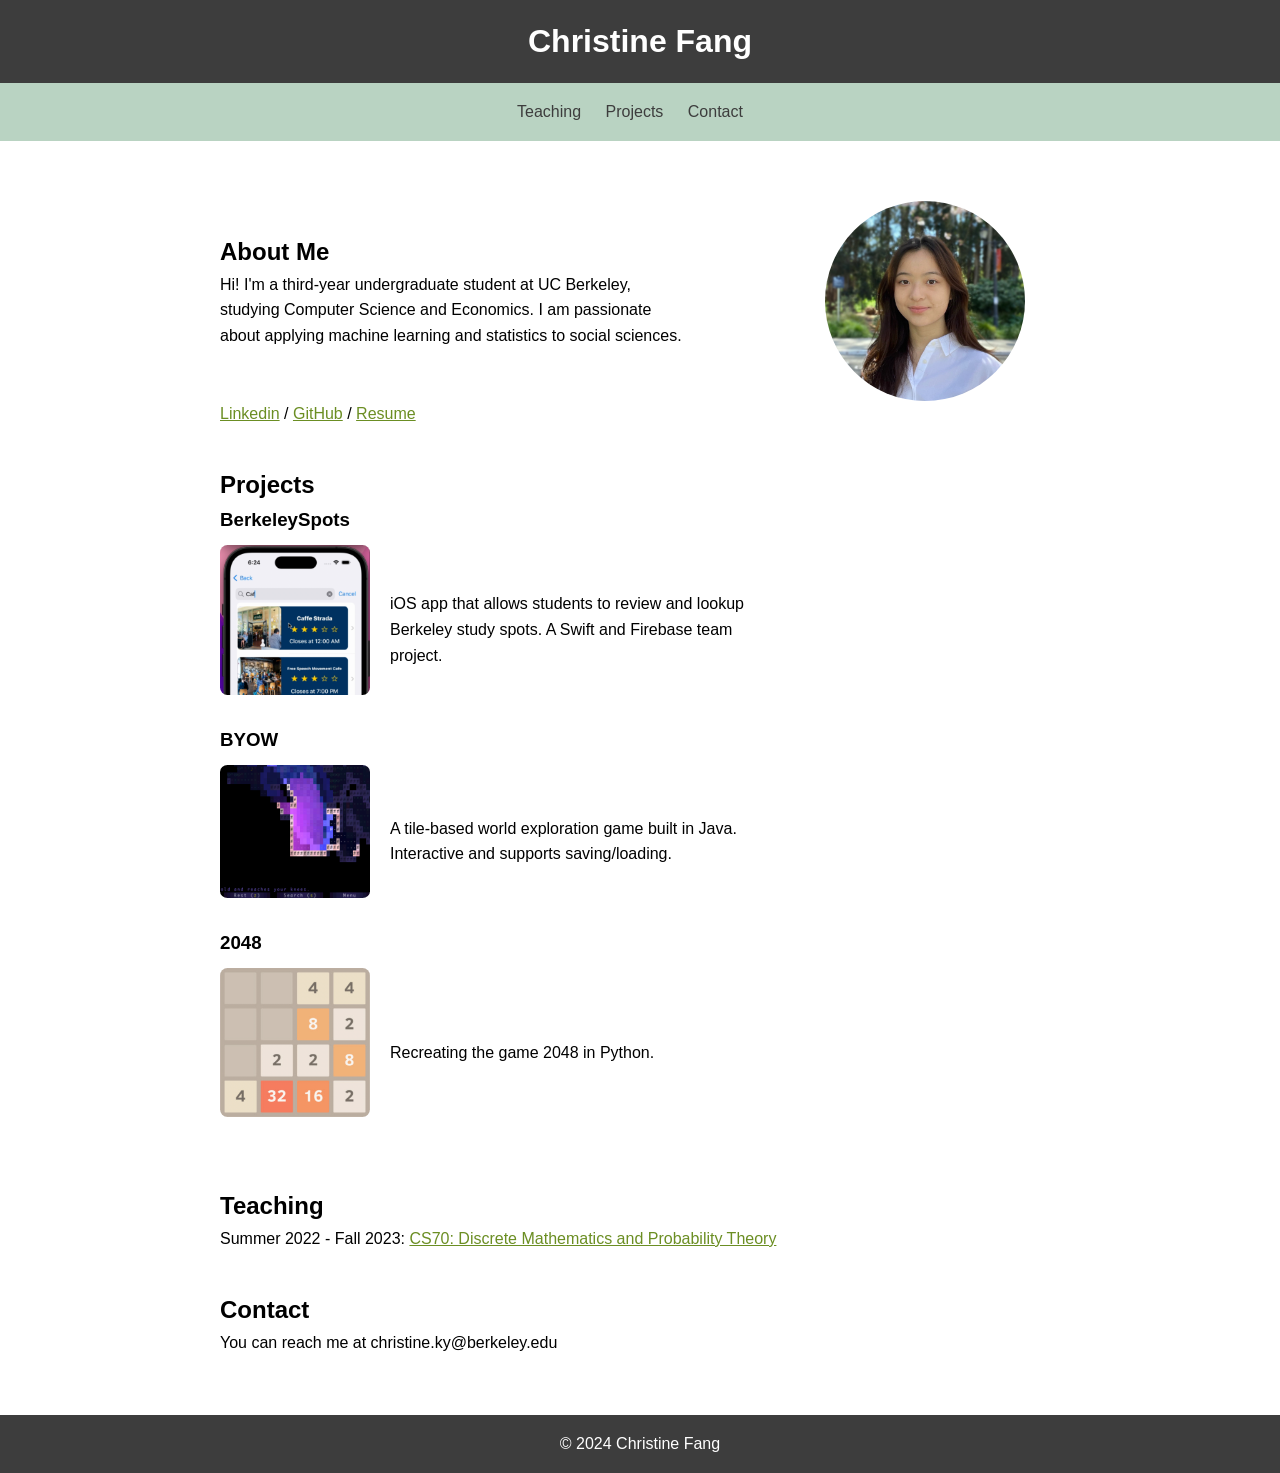
<file: index.html>
<!DOCTYPE html>
<html lang="en">
<head>
    <meta charset="UTF-8">
    <meta name="viewport" content="width=device-width, initial-scale=1.0">
    <title>Christine Fang</title>
    <link rel="stylesheet" href="website.css">
</head>
<body>
    <header>
        <h1>Christine Fang</h1>
    </header>
    
    <nav>
        <ul>
            <li><a href="#teaching">Teaching</a></li>
            <li><a href="#projects">Projects</a></li>
            <li><a href="#contact">Contact</a></li>
        </ul>
    </nav>

    <div class="container">
        <main>
            <section id="about">
                <div class="content">
                    <div class="text">
                        <h2>About Me</h2>
                        <p>Hi! I'm a third-year undergraduate student at UC Berkeley, studying Computer Science and Economics. I am passionate about applying machine learning and statistics to social sciences. </p>
                    </div>
                    <div class="photo">
                        <img src="christinefang.jpg" alt="My Photo" class="profile_image">
                    </div>
                </div>
    
                <p><a href="https://www.linkedin.com/in/christinekfang/">Linkedin</a> / <a href="https://github.com/crumbs314">GitHub</a> / <a href="CF_Resume.pdf">Resume</a>
                </p>
            </section>
    
            <section id="projects">
                <h2>Projects</h2>
                <h3>BerkeleySpots</h3>
                <div class="portfolio-item">
                    <div class="project-img">
                        <img src="berkeleyspots.jpg" class="berkeleyspot">
                    </div>
                    <div class="project_descript">
                        <p>iOS app that allows students to review and lookup Berkeley study spots. A Swift and Firebase team project.</p>
                    </div>
                    
                </div>
                <h3>BYOW</h3>
                <div class="portfolio-item">
                    <div class="project-img">
                        <img src="BYOW.jpg" class="berkeleyspot">
                    </div>
                    <div class="project_descript">
                        <p>A tile-based world exploration game built in Java. Interactive and supports saving/loading.</p>
                    </div>
                </div>
                <h3>2048</h3>
                <div class="portfolio-item">
                    <div class="project-img">
                        <img src="2048.jpg" class="berkeleyspot">
                    </div>
                    <div class="project_descript">
                        <p>Recreating the game 2048 in Python.</p>
                    </div>
                    
                </div>
                <!-- Add more portfolio items as needed -->
            </section>

            <section id="teaching">
                <h2>Teaching</h2>
                <p>Summer 2022 - Fall 2023: <a href="https://drive.google.com/drive/folders/1qAtVS2jRoSE2Oixz1RUp1ooKAoKLlg9I?usp=sharing">CS70: Discrete Mathematics and Probability Theory</a></p>
            </section>
    
            <section id="contact">
                <h2>Contact</h2>
                <p>You can reach me at christine.ky@berkeley.edu</p>
            </section>
        </main>
    </div>

    <footer>
        <p>&copy; 2024 Christine Fang</p>
    </footer>
</body>
</html>
</file>
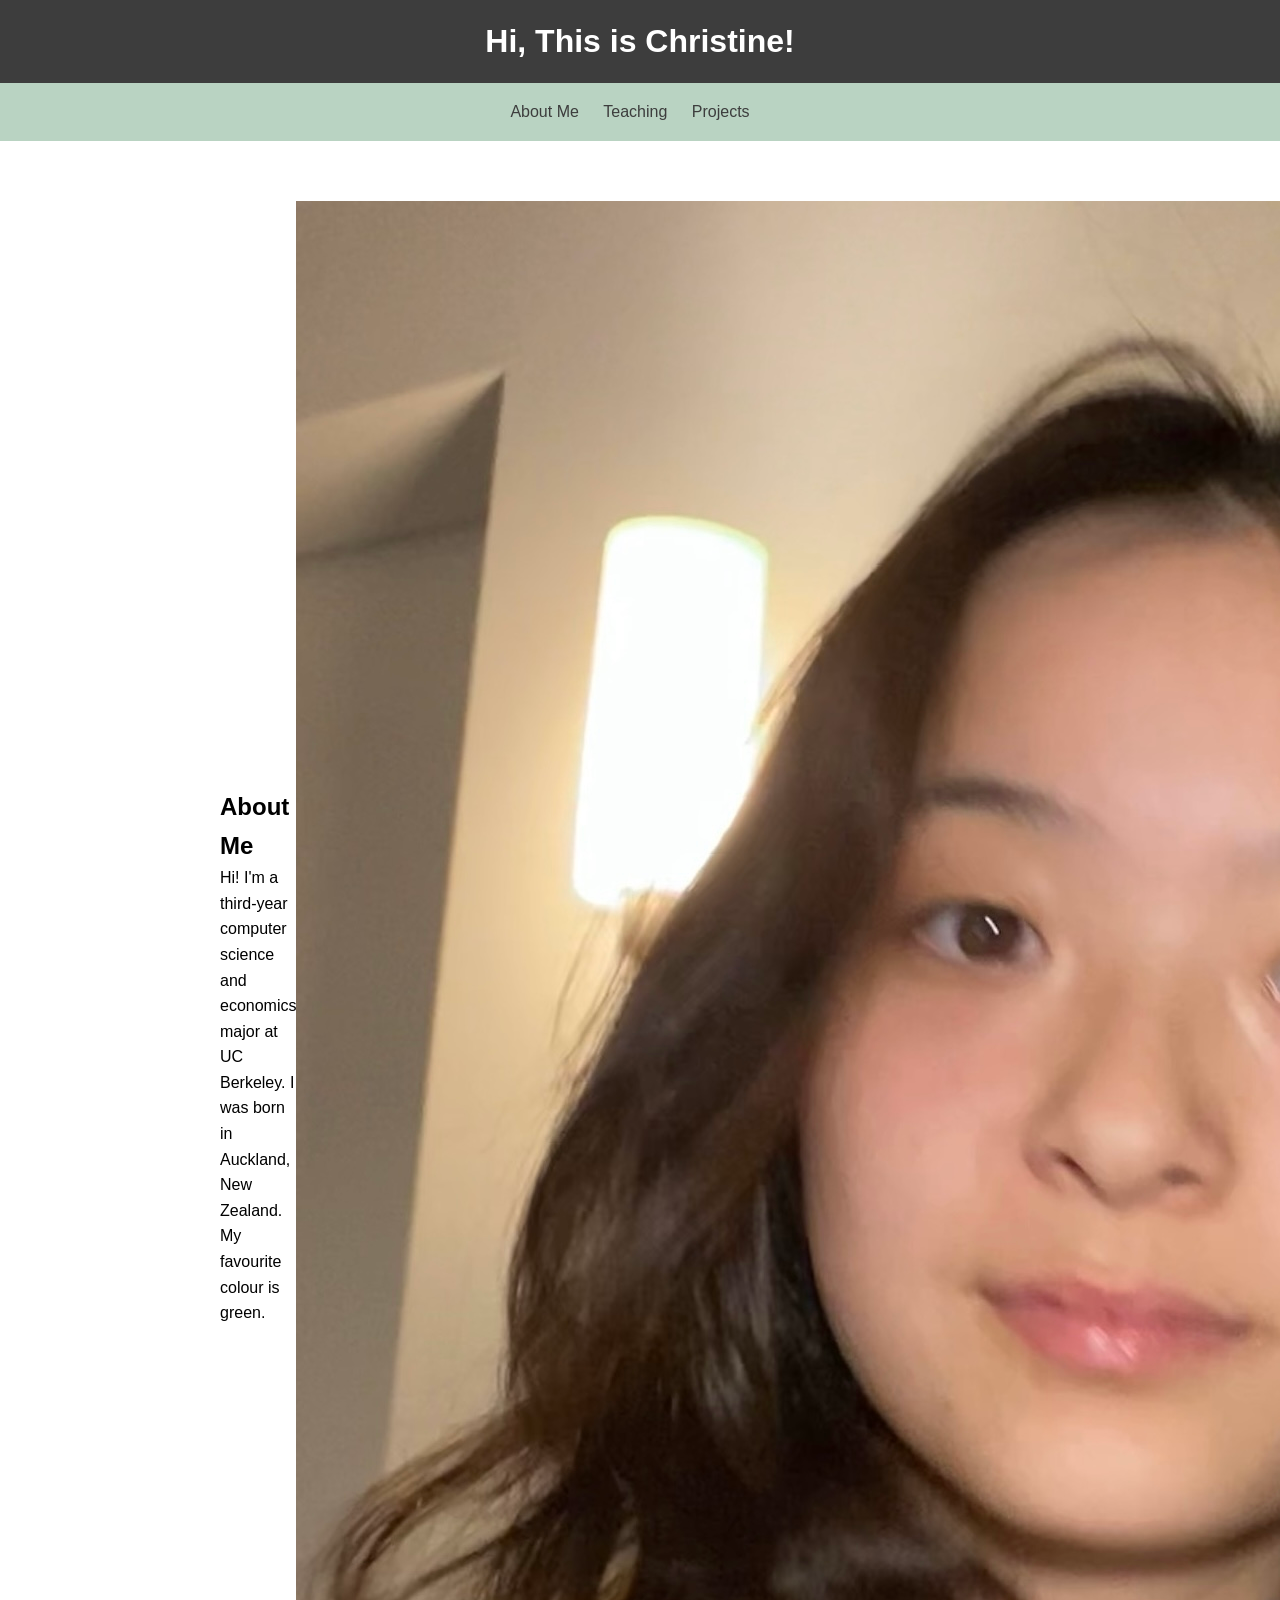
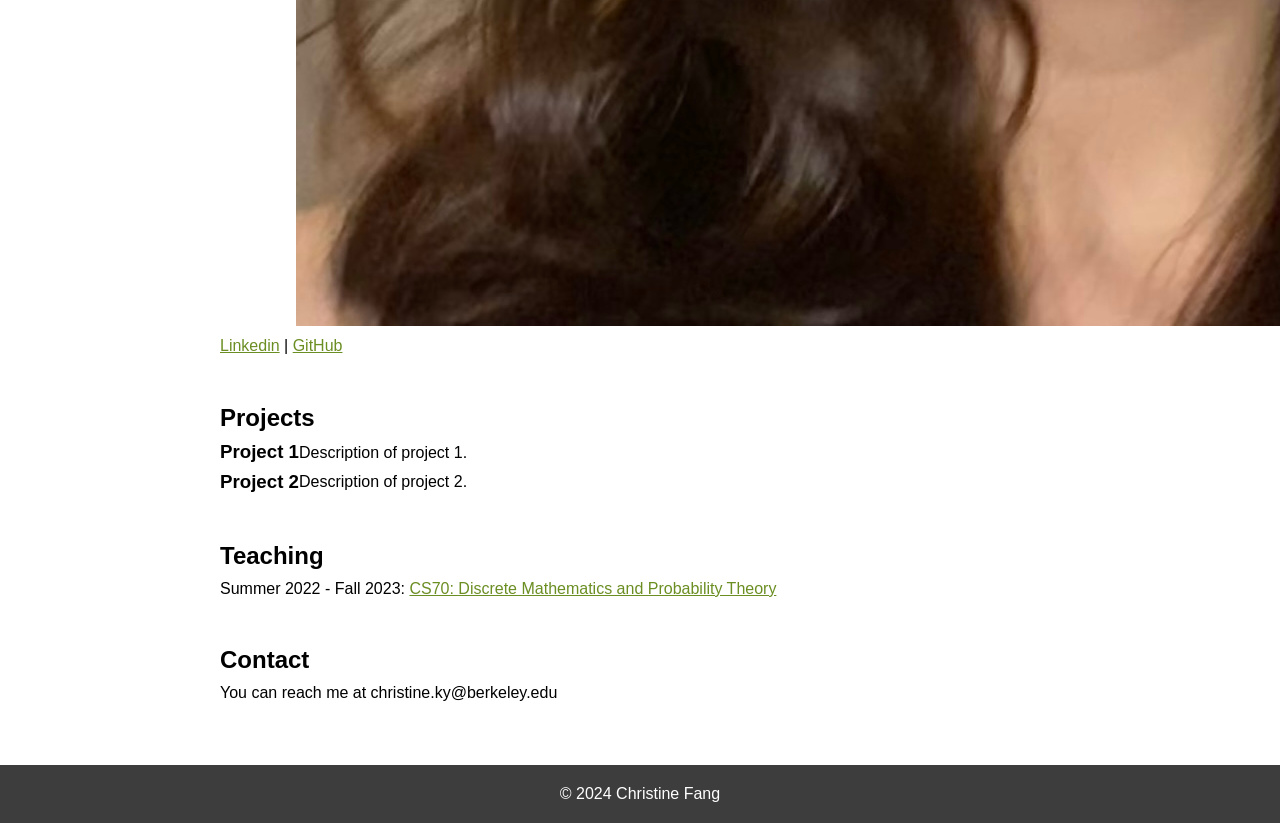
<file: website.html>
<!DOCTYPE html>
<html lang="en">
<head>
    <meta charset="UTF-8">
    <meta name="viewport" content="width=device-width, initial-scale=1.0">
    <title>My Personal Website</title>
    <link rel="stylesheet" href="website.css">
</head>
<body>
    <header>
        <h1>Hi, This is Christine!</h1>
    </header>
    
    <nav>
        <ul>
            <li><a href="website.html">About Me</a></li>
            <li><a href="#teaching">Teaching</a></li>
            <li><a href="#projects">Projects</a></li>
        </ul>
    </nav>

    <div class="container">
        <main>
            <section id="about">
                <div class="content">
                    <div class="text">
                        <h2>About Me</h2>
                        <p>Hi! I'm a third-year computer science and economics major at UC Berkeley. I was born in Auckland, New Zealand. My favourite colour is green. </p>
                    </div>
                    <div class="photo">
                        <img src="pic3.jpg" alt="My Photo">
                    </div>
                </div>
    
                <p><a href="https://www.linkedin.com/in/christinekfang/">Linkedin</a> | <a href="https://github.com/crumbs314">GitHub</a>  </p>
            </section>
    
            <section id="projects">
                <h2>Projects</h2>
                <div class="portfolio-item">
                    <h3>Project 1</h3>
                    <p>Description of project 1.</p>
                </div>
                <div class="portfolio-item">
                    <h3>Project 2</h3>
                    <p>Description of project 2.</p>
                </div>
                <!-- Add more portfolio items as needed -->
            </section>

            <section id="teaching">
                <h2>Teaching</h2>
                <p>Summer 2022 - Fall 2023: <a href="https://drive.google.com/drive/folders/1qAtVS2jRoSE2Oixz1RUp1ooKAoKLlg9I?usp=sharing">CS70: Discrete Mathematics and Probability Theory</a></p>
            </section>
    
            <section id="contact">
                <h2>Contact</h2>
                <p>You can reach me at christine.ky@berkeley.edu</p>
            </section>
        </main>
    </div>

    <footer>
        <p>&copy; 2024 Christine Fang</p>
    </footer>
</body>
</html>
</file>
<file: website.css>
/* Resetting default margin and padding */
* {
    margin: 0;
    padding: 0;
    box-sizing: border-box;
}

body {
    font-family: Arial, sans-serif;
    line-height: 1.6;
    background-color: #ffffff00; /* Sage green background */

}

header {
    background: #333;
    color: #fff;
    text-align: center;
    padding: 1em 0;
    background-color: #3d3d3d; /* Pink background */

}

nav {
    background: #333;
    color: #fff;
    text-align: center;
    padding: 1em 0;
    background-color: #b9d3c2; /* Pink background */

}

nav ul {
    list-style: none;
}

nav ul li {
    display: inline;
    margin-right: 20px;
}

nav ul li a {
    text-decoration: none;
    color: #fff;
    color: #3d3d3d; /* Dark olive green link color */

}

main {
    padding: 20px;
}

section {
    margin-bottom: 40px;
}

footer {
    background: #333;
    color: #fff;
    text-align: center;
    padding: 1em 0;
    background-color: #3d3d3d; /* Pink background */

}

.profile_image {
    border-radius: 50%; /* Makes the photo circular */
    max-width: 200px; /* Sets the maximum width of the photo */
    height: auto; /* Maintains the aspect ratio */
    display: block; /* Ensures proper alignment */
    margin: 0 auto; /* Centers the photo and adds bottom margin */
}

.berkeleyspot {
    border-radius: 5%;
    max-width: 150px; /* Sets the maximum width of the photo */
    height: auto; /* Maintains the aspect ratio */
    display: block; /* Ensures proper alignment */
    margin-top: 10px;
    margin-bottom: 30px;
    margin-right: 20px;
}

.project_descript {
    max-width: 40ch;
}

a {
    color: #6b8e23; /* Dark olive green link color */
}

h1 {
    color: #ffffff;
}

.content {
    display: flex;
    align-items: center; /* Align items vertically */
}

.text {
    flex: 1; /* Take up remaining space */
}

.photo {
    flex: 1; /* Take up remaining space */
    margin-top: 20px
}

.container {
    margin-top: 20px; /* Adjust the value as needed */
    margin-right: 100px;
    margin-left: 200px;
}

html {
    scroll-behavior: smooth;
  }

.portfolio-item {
    display: flex;
    align-items: center; /* Align items vertically */
}
</file>
